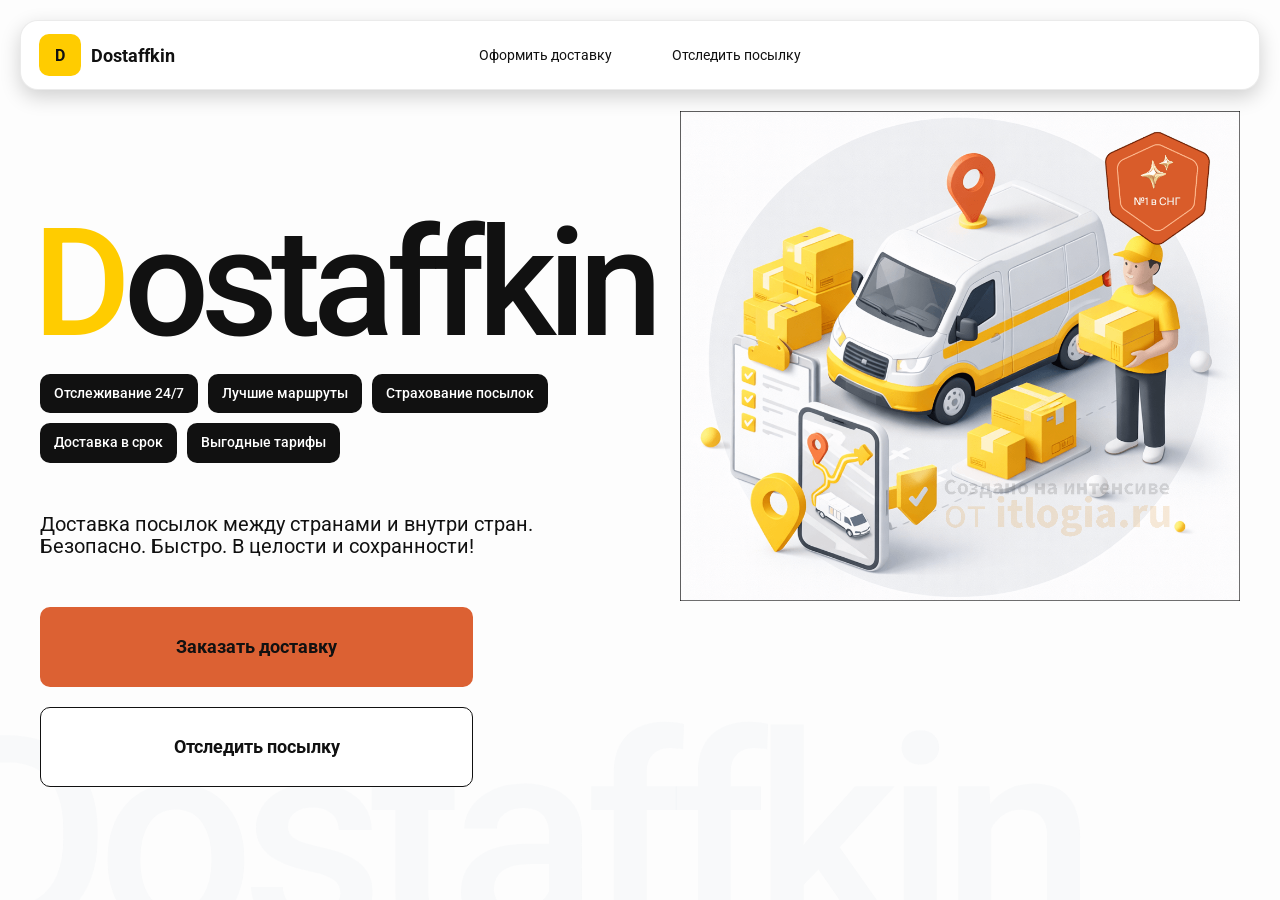
<file: index.html>
<!DOCTYPE html>
     <html lang="ru">
         <head>
             <meta charset="UTF-8">
             <meta name="viewport" content="width=device-width,initial-scale=1,maximum-scale=1,user-scalable=0"/>
             <title>Dostaffkin — Доставка посылок между странами и внутри стран. Безопасно. Быстро. В целости и сохранности!</title>
             
             <link href="styles/base.css" rel="stylesheet">
             <link href="styles/base_adaptive.css" rel="stylesheet">
             <link href="styles/index.css" rel="stylesheet">
             <link href="styles/index_adaptive.css" rel="stylesheet">
         </head>
         <body>
             <div class="container">
                 <header class="header">
                     <a class="header-brand" href="#">
                         <div class="header-logo">D</div>
                         <div class="header-title">Dostaffkin</div>
                     </a>
                     <nav class="header-menu">
                         <a class="header-link" href="./order.html">Оформить <span>доставку</span></a>
                         <a class="header-link" href="./track.html">Отследить <span>посылку</span></a>
                     </nav>
                 </header>
                 <main class="main">
                     <section class="main-info">
                         <div class="main-title">
                             <span>D</span>ostaffkin
                         </div>
                         <div class="main-features">
                             <div class="main-feature">Отслеживание 24/7</div>
                             <div class="main-feature">Лучшие маршруты</div>
                             <div class="main-feature">Страхование посылок</div>
                             <div class="main-feature">Доставка в срок</div>
                             <div class="main-feature">Выгодные тарифы</div>
                         </div>
                         <div class="main-description">
                             Доставка посылок между странами и внутри стран.
                             Безопасно. Быстро. В целости и сохранности!
                         </div>
                         <div class="main-actions">
                             <a class="button" type="button" href="./order.html">Заказать доставку</a>
                             <a class="button button-white" type="button" href="./track.html">Отследить посылку</a>
                         </div> 
                     </section>
                     <div class="main-title-ghost">Dostaffkin</div>
                     <section class="main-image">
                         <img src="images/main-image.png" alt="Main image"/>
                     </section>  
                 </main>
             </div>
         </body>
     </html>
</file>
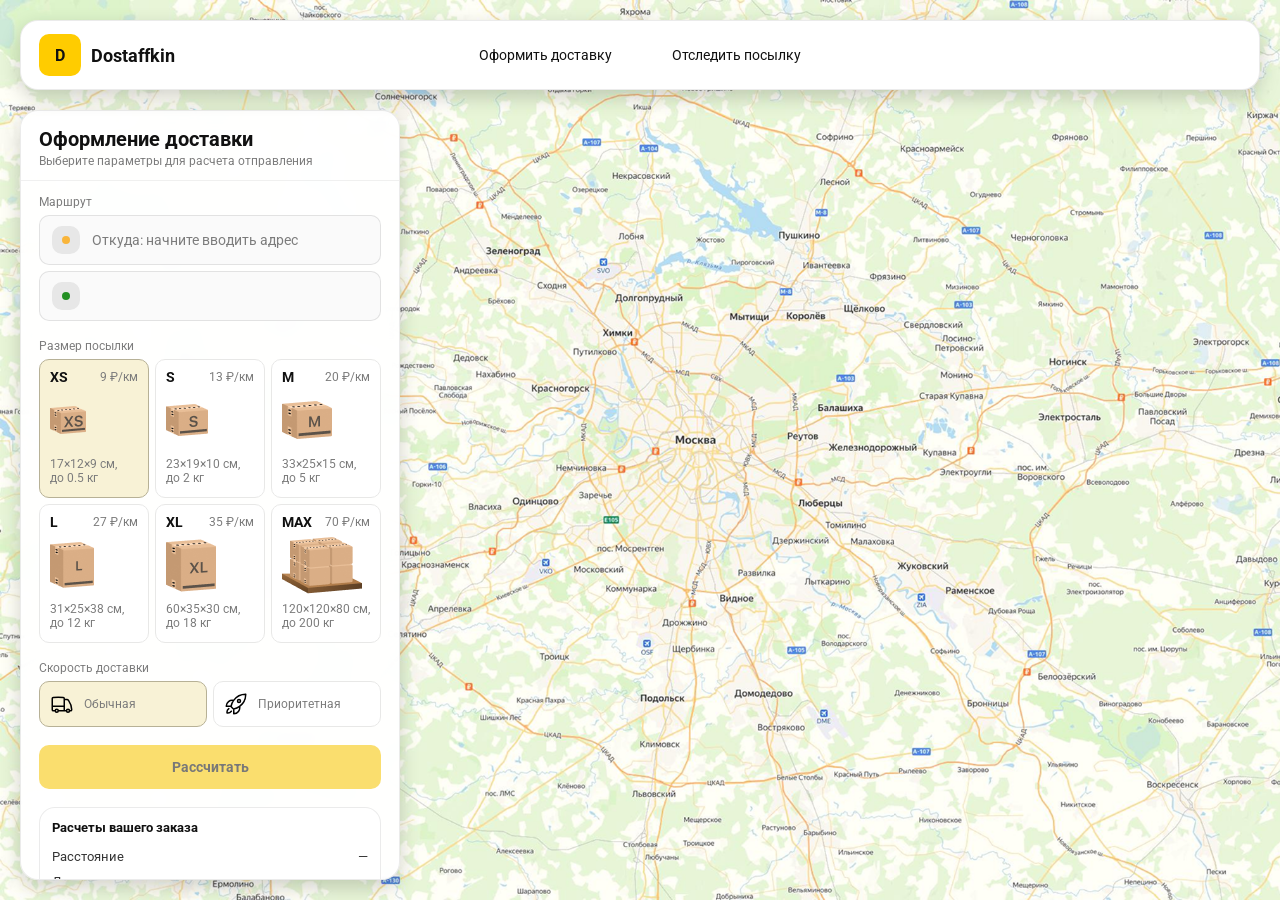
<file: order.html>
<!doctype html>
<html lang="ru">

<head>
    <meta charset="utf-8" />
    <meta name="viewport" content="width=device-width,initial-scale=1,maximum-scale=1,user-scalable=0" />

    <title>Оформление доставки</title>

    <link rel="stylesheet" href="styles/base.css" />
    <link rel="stylesheet" href="styles/base_adaptive.css" />

    <link rel="stylesheet" href="styles/order.css" />
    <link rel="stylesheet" href="styles/order_adaptive.css" />
</head>

<body>
    <div id="map"></div>
    <header class="header">
        <a class="header-brand" href="./index.html">
            <div class="header-logo">D</div>
            <div class="header-title">Dostaffkin</div>
        </a>
        <nav class="header-menu">
            <a class="header-link" href="#">Оформить <span>доставку</span></a>
            <a class="header-link" href="./track.html">Отследить <span>посылку</span></a>
        </nav>
    </header>
    <aside class="main" id="sidebar">
        <div class="main-header">
            <div class="main-title">Оформление доставки</div>
            <div class="main-text">Выберите параметры для расчета отправления</div>
        </div>
        <div class="main-content">
            <div class="main-route">
                <div class="main-block-title">Маршрут</div>
                <div class="main-fields">
                    <div class="main-field" id="fromField">
                        <div class="main-pin"></div>
                        <input id="from" placeholder="Откуда: начните вводить адрес" autocomplete="off" />

                        <div class="main-ac" id="fromAc" role="listbox" aria-label="Подсказки адресов"></div>
                    </div>

                    <div class="main-field" id="toField">
                        <div class="main-pin"></div>
                        <input id="to" plceholder="Куда: начните вводить адрес" autocomplete="off" />
                        <div class="main-ac" id="toAc" role="listbox" aria-label="Подсказки адресов"></div>
                    </div>
                </div>
            </div>
            <div class="main-package">
                <div class="main-block-title">Размер посылки</div>

                <div class="main-sizes">
                    <div class="main-size-card is-active" data-value="xs">
                        <div class="main-size-top">
                            <div class="main-size-label">XS</div>
                            <div class="main-size-rate">9 ₽/км</div>
                        </div>
                        <div class="main-size-media">
                            <img src="images/sizes/xs.png" alt="Короб XS" />
                        </div>
                        <div class="main-size-description">
                            17×12×9 см,<br />до 0.5 кг
                        </div>
                    </div>

                    <div class="main-size-card" data-value="s">
                        <div class="main-size-top">
                            <div class="main-size-label">S</div>
                            <div class="main-size-rate">13 ₽/км</div>
                        </div>
                        <div class="main-size-media">
                            <img src="images/sizes/s.png" alt="Короб S" />
                        </div>
                        <div class="main-size-description">23×19×10 см,<br />до 2 кг</div>
                    </div>

                    <div class="main-size-card" data-value="m">
                        <div class="main-size-top">
                            <div class="main-size-label">M</div>
                            <div class="main-size-rate">20 ₽/км</div>
                        </div>
                        <div class="main-size-media">
                            <img src="images/sizes/m.png" alt="Короб M" />
                        </div>
                        <div class="main-size-description">33×25×15 см,<br />до 5 кг</div>
                    </div>

                    <div class="main-size-card" data-value="l">
                        <div class="main-size-top">
                            <div class="main-size-label">L</div>
                            <div class="main-size-rate">27 ₽/км</div>
                        </div>
                        <div class="main-size-media">
                            <img src="images/sizes/l.png" alt="Короб L" />
                        </div>
                        <div class="main-size-description">
                            31×25×38 см,<br />до 12 кг
                        </div>
                    </div>

                    <div class="main-size-card" data-value="xl">
                        <div class="main-size-top">
                            <div class="main-size-label">XL</div>
                            <div class="main-size-rate">35 ₽/км</div>
                        </div>
                        <div class="main-size-media">
                            <img src="images/sizes/xl.png" alt="Короб XL" />
                        </div>
                        <div class="main-size-description">
                            60×35×30 см,<br />до 18 кг
                        </div>
                    </div>

                    <div class="main-size-card" data-value="max">
                        <div class="main-size-top">
                            <div class="main-size-label">MAX</div>
                            <div class="main-size-rate">70 ₽/км</div>
                        </div>
                        <div class="main-size-media main-size-media-palleta">
                            <img src="images/sizes/max.png" alt="Паллета" />
                        </div>
                        <div class="main-size-description">
                            120×120×80 см,<br />до 200 кг
                        </div>
                    </div>
                </div>
            </div>
            <div class="main-speed">
                <div class="main-block-title">Скорость доставки</div>

                <div class="main-speeds">
                    <div class="main-speed-card is-active" data-value="regular">
                        <img class="main-speed-media" src="images/icons/regular.svg" alt="Regular" />
                        <div class="main-speed-description">Обычная</div>
                    </div>
                    <div class="main-speed-card" data-value="fast">
                        <img class="main-speed-media" src="images/icons/fast.svg" alt="Fast" />
                        <div class="main-speed-description">Приоритетная</div>
                    </div>

                </div>
            </div>
            <div class="main-calculate-block">
                <button id="calc" class="button calculate-button" type="button" disabled>Рассчитать</button>
            </div>
            <div class="main-result" id="result">
                <div class="main-result-title">Расчеты вашего заказа</div>
                <div class="main-result-lines">
                    <div class="main-result-line"><span>Расстояние</span><span id="distanceValue">—</span></div>
                    <div class="main-result-line"><span>Доставим через</span><span id="durationValue">—</span></div>
                    <div class="main-result-line"><span>Тариф</span><span id="rateValue">—</span></div>
                </div>
                <div class="main-price">
                    <div class="main-price-label">Итого</div>
                    <div class="main-price-value" id="totalValue">—</div>
                </div>
            </div>
            <div class="main-order-box">
                <div class="main-order-form" id="orderForm">
                    <div class="main-order-title">Оформление доставки</div>
                    <div class="main-block-info-row">
                        <div class="main-block-title">Контакты</div>
                        <div class="order-fields">
                            <div class="main-field">
                                <input id="customerName" placeholder="Ваше имя" autocomplete="off" />
                            </div>
                            <div class="main-field">
                                <input id="customerPhone" placeholder="Ваш телефон" autocomplete="off"
                                    inputmode="tel" />
                            </div>
                        </div>
                    </div>
                    <div class="main-block-info-row extra-info">
                        <div class="main-block-title">Дополнительная информация</div>
                        <div class="main-field textarea">
                            <textarea id="comment" placeholder="Детали доставки и комментарии"></textarea>
                        </div>
                    </div>
                    <button id="submit" class="button main-submit-request" type="button" disabled>Отправить
                        заявку
                    </button>
                </div>

                <div class="main-order-success" id="orderSuccess">
                    <div class="main-success-icon">✓</div>
                    <div class="main-success-title">Заявка отправлена!</div>
                    <div class="main-success-title">Номер отправления – <span id="orderId"></span></div>
                    <div class="main-success-subtitle">Мы скоро свяжемся с вами</div>
                </div>
            </div>
        </div>
    </aside>
</body>

</html>
</file>
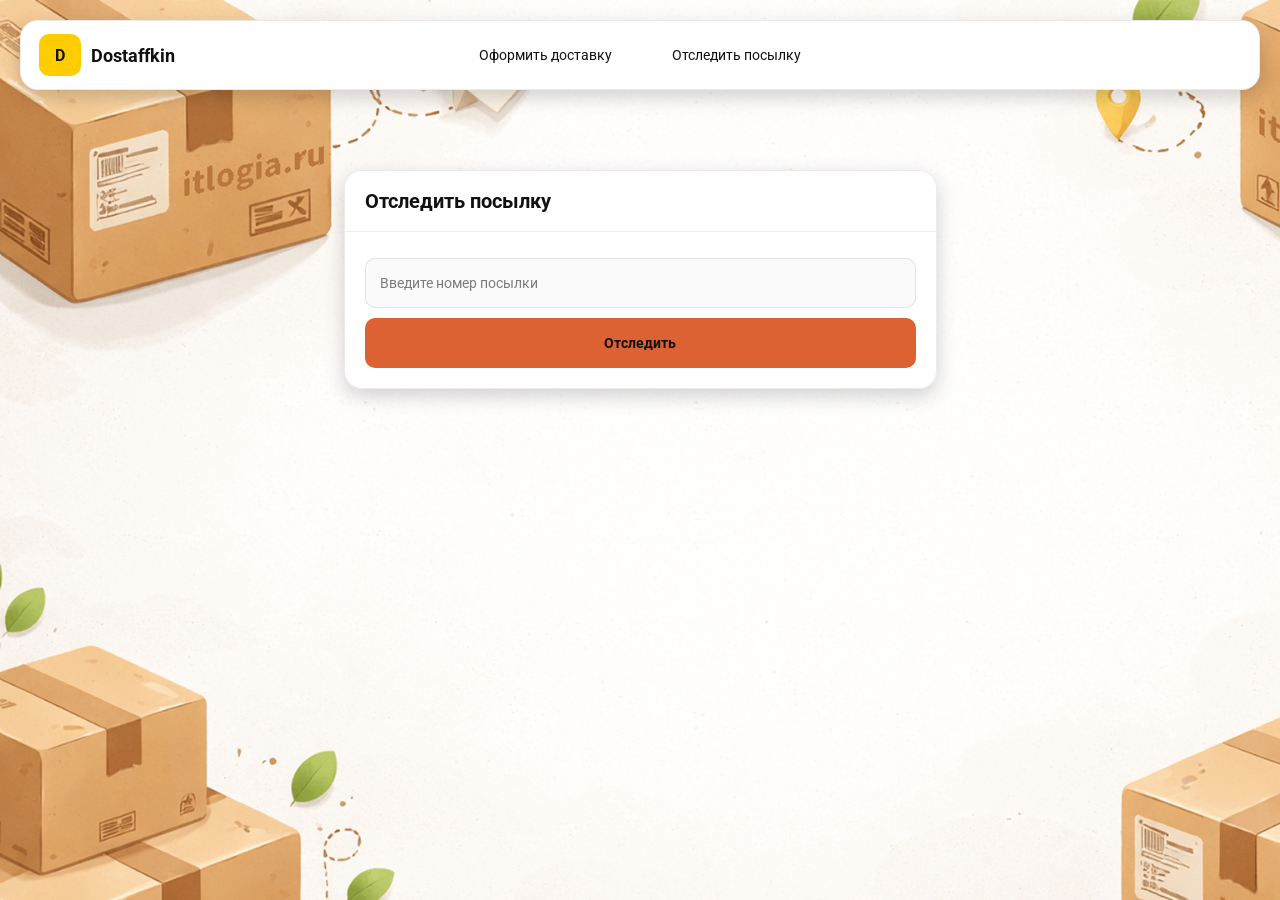
<file: track.html>
<!doctype html>
<html lang="ru">

<head>
    <meta charset="utf-8" />
    <meta name="viewport" content="width=device-width,initial-scale=1,maximum-scale=1,user-scalable=0" />
    <title>Отследить посылку</title>
    <link rel="stylesheet" href="styles/base.css" />
    <link rel="stylesheet" href="styles/base_adaptive.css" />

    <link rel="stylesheet" href="styles/track.css" />
    <link rel="stylesheet" href="styles/track_adaptive.css" />
</head>

<body>
    <div class="container">
        <header class="header">
            <a class="header-brand" href="./index.html">
                <div class="header-logo">D</div>
                <div class="header-title">Dostaffkin</div>
            </a>
            <nav class="header-menu">
                <a class="header-link" href="./order.html">Оформить <span>доставку</span></a>
                <a class="header-link" href="#">Отследить <span>посылку</span></a>
            </nav>
        </header>
        <main class="track-content">
            <section class="track-card track-search">
                <div class="track-title">Отследить посылку</div>
                <div class="track-action">
                    <div class="main-field track-field">
                        <input id="trackNumber" placeholder="Введите номер посылки" autocomplete="off" />
                    </div>
                    <button id="trackButton" class="button track-button" type="button">Отследить</button>
                </div>
            </section>
            <section class="track-card track-result" id="trackResult">
                <div class="track-result-header">
                    <div class="track-id" id="trackIdValue"></div>
                    <div class="track-routes">
                        <div class="track-route">
                            <div class="track-route-pin">
                                <svg xmlns="http://www.w3.org/2000/svg" fill="none" viewBox="0 0 24 24"
                                    stroke-width="1.5" stroke="orange" class="size-6">
                                    <path stroke-linecap="round" stroke-linejoin="round"
                                        d="M15 10.5a3 3 0 1 1-6 0 3 3 0 0 1 6 0Z" />
                                    <path stroke-linecap="round" stroke-linejoin="round"
                                        d="M19.5 10.5c0 7.142-7.5 11.25-7.5 11.25S4.5 17.642 4.5 10.5a7.5 7.5 0 1 1 15 0Z" />
                                </svg>
                            </div>
                            <div class="track-route-address" id="trackFromValue">
                                Откуда: Москва, улица Арбат, 1
                            </div>
                        </div>
                        <div class="track-route track-route-arrow">
                            <svg xmlns="http://www.w3.org/2000/svg" fill="none" viewBox="0 0 24 24" stroke-width="1.5"
                                stroke="currentColor" class="size-6">
                                <path stroke-linecap="round" stroke-linejoin="round"
                                    d="M19.5 13.5 12 21m0 0-7.5-7.5M12 21V3" />
                            </svg>
                        </div>
                        <div class="track-route">
                            <div class="track-route-pin">
                                <svg xmlns="http://www.w3.org/2000/svg" fill="none" viewBox="0 0 24 24"
                                    stroke-width="1.5" stroke="green" class="size-6">
                                    <path stroke-linecap="round" stroke-linejoin="round"
                                        d="M15 10.5a3 3 0 1 1-6 0 3 3 0 0 1 6 0Z" />
                                    <path stroke-linecap="round" stroke-linejoin="round"
                                        d="M19.5 10.5c0 7.142-7.5 11.25-7.5 11.25S4.5 17.642 4.5 10.5a7.5 7.5 0 1 1 15 0Z" />
                                </svg>
                            </div>
                            <div class="track-route-address" id="trackToValue">
                                Куда: Минск, проспект Независимости, 58
                            </div>
                        </div>
                    </div>
                </div>
                <div class="track-info">
                    <div class="track-status-title">Статус данной посылки:</div>
                    <div class="track-status-list" id="trackStatusList">


                        <div class="track-status created">
                            <img src="images/icons/created.svg" class="track-status-icon" alt="Created">
                            <div class="track-status-text">
                                <div class="track-status-text-state">Создан</div>
                                <div class="track-status-text-date">10.01.2026</div>
                            </div>
                        </div>

                        <div class="track-status in-way">
                            <img src="images/icons/in-way.svg" class="track-status-icon" alt="In way">
                            <div class="track-status-text">
                                <div class="track-status-text-state">В пути: Москва</div>
                                <div class="track-status-text-date">18.01.2026</div>
                            </div>
                        </div>

                        <div class="track-status ready">
                            <img src="images/icons/ready.svg" class="track-status-icon" alt="Ready">
                            <div class="track-status-text">
                                <div class="track-status-text-state">Готов к выдаче</div>
                                <div class="track-status-text-date">25.01.2026</div>
                            </div>
                        </div>

                        <div class="track-status done">
                            <img src="images/icons/done.svg" class="track-status-icon" alt="Done">
                            <div class="track-status-text">
                                <div class="track-status-text-state">Вручен</div>
                                <div class="track-status-text-date">27.01.2026</div>
                            </div>
                        </div>

                    </div>
                </div>
            </section>
        </main>
    </div>
</body>

</html>
</file>
<file: styles/base.css>
*, *::before, *::after {
    box-sizing: border-box;
}
@font-face {
    font-family: "Roboto";
    src: url("../fonts/Roboto-Regular.ttf");
    font-weight: normal;
}

@font-face {
    font-family: "Roboto";
    src: url("../fonts/Roboto-Bold.ttf");
    font-weight: bold;
}

@font-face {
    font-family: "Roboto";
    src: url("../fonts/Roboto-Medium.ttf");
    font-weight: 500;
}

html, body {
    margin: 0;
    color: #111111;
    font-family: "Roboto", sans-serif;
}

body {
    background: #FDFDFD;
}
.header {
    border-radius: 18px;
    box-shadow: 0 7px 20px 0 #0000002E;
    backdrop-filter: blur(10px);
    background: #ffffff;
    left: 20px;
    border: 1px solid rgba(0, 0, 0, 0.08);
    position: fixed;
    right: 20px;
    top: 20px;
    padding: 14px 18px;
    height: 70px;
    display: flex;
    align-items: center;
    z-index: 6;
}

.header-brand {
    display: flex;
    align-items: center;
    text-decoration: none;
    gap: 10px;
}

.header-logo {
    width: 42px;
    height: 42px;
    border-radius: 10px;
    background: #FFCC00;
    display: grid;
    place-items: center;
    font-weight: bold;
    color: #111;
}

.header-title {
    font-size: 18px;
    font-weight: bold;
    color: #111111;
    text-decoration: none;
}

.header-menu {
    display: flex;
    align-items: center;
    gap: 60px;
    margin: 0;
    position: absolute;
    left: 50%;
    transform: translateX(-50%);
}

.header-link {
    font-size: 14px;
    color: #111111;
    text-decoration: none;
}

.button {
    border: 0;
    outline: none;
    height: 44px;
    border-radius: 10px;
    font-size: 14px;
    font-weight: bold;
    cursor: pointer;
    font-family: inherit;
    transition: transform .08s ease, opacity .12s ease;
    background:  #DC6133;
    color: #111111;
    text-align: center;
    text-decoration: none;
}

.button:hover {
    background-color: #E5BC19;
}

.button:disabled {
    cursor: not-allowed;
    background-color: #FADE6E;
    color: #787878;
    transform: none;
}

.button.button-white {
    background: #ffffff;
    border: 1px solid #111111;
}

.button.button-white:hover {
    background: rgb(241 241 241);
}

.main-field {
    display: flex;
    align-items: center;
    margin-top: 6px;
    gap: 10px;
    border: 1px solid #1111111A;
    background: #FAFAFA;
    border-radius: 10px;
    padding: 10px 12px;
    position: relative;
    box-sizing: border-box;
    height: 50px;
}

.main-field.textarea {
    height: auto;
}

.main-pin {
    width: 28px;
    height: 28px;
    border-radius: 10px;
    background: rgba(17, 17, 17, 0.08);
    display: grid;
    place-items: center;
    flex: 0 0 auto;
    position: relative;
}

.main-pin::before {
    content: "";
    width: 8px;
    height: 8px;
    border-radius: 999px;
    background: orange;
    opacity: .75;
    display: block;
}

.main-field:last-child .main-pin::before {
    background: green;
    opacity: .85;
}

input, textarea {
    width: 100%;
    border: 0;
    outline: none;
    background: transparent;
    font-size: 14px;
    color: #111111;
    font-family: inherit;
}

textarea {
    resize: vertical;
    min-height: 72px;
    padding: 2px 0;
}

input::placeholder, textarea::placeholder {
    color: #7C7C7C;
}

.main-field:focus-within {
    border-color: rgba(0, 0, 0, 0.20);
    box-shadow: 0 0 0 4px rgba(255, 204, 0, 0.35);
    background: rgba(255, 255, 255, 0.75);
}
</file>
<file: styles/base_adaptive.css>
@media (max-width: 767px) {
    .header {
        left: 10px;
        right: 10px;
        top: 10px;
    }

    .header-link span {
        display: none;
    }

    .header-menu {
        gap: 20px;
        justify-content: flex-start;
        margin: 0 0 0 30px;
        position: static;
        transform: none;
    }
}

@media (max-width: 420px) {
    .header-title {
        display: none;
    }
}

@media (max-width: 374px) {
    .header-menu {
        gap: 10px;
        margin: 0 0 0 10px;
    }
}
</file>
<file: styles/index.css>
.container {
    overflow: hidden;
    min-height: 100vh;
}

.main {
    padding: 111px 40px 40px;
    position: relative;
    display: flex;
}

.main-info {
    max-width: 840px;
    width: 100%;
    position: relative;
}

.main-title {
    margin-top: 98px;
    font-weight: 500;
    font-size: 200px;
    line-height: 1;
    letter-spacing: -0.05em;
    color: #111111;
    left: -15px;
    position: relative;
}

.main-title span {
    color: #ffcc00;
}

.main-features {
    margin-top: 15px;
    display: flex;
    flex-wrap: wrap;
    gap: 10px;
}

.main-feature {
    background: #111111;
    color: #ffffff;
    padding: 12px 14px;
    font-weight: 500;
    font-size: 14px;
    line-height: 1.1;
    border-radius: 10px;
}

.main-description {
    margin-top: 50px;
    max-width: 500px;
    font-size: 20px;
    line-height: 1.1;
    color: #111111;
}

.main-actions {
    margin-top: 50px;
    display: flex;
    flex-direction: column;
    gap: 20px;
}

.main-actions .button {
    height: 80px;
    width: 433px;
    font-size: 18px;
    font-weight: bold;
    place-items: center;
    display: grid;
}

.main-title-ghost {
    position: absolute;
    z-index: -1;
    left: -70px;
    bottom: -150px;
    font-weight: 500;
    font-size: 278px;
    line-height: 1;
    letter-spacing: -0.05em;
    color: #ECEDF04D;
}

.main-image {
    width: 1024px;
    top: 100px;
    z-index: -2;
}

.main-image img {
    width: 100%;
    max-width: 1024px;
    height: auto;
    display: block;
}
</file>
<file: styles/index_adaptive.css>
@media (max-width: 1760px) {
    .main-title {
        font-size: 150px;
        left: -7px;
    }

    .main-info {
        max-width: 640px;
    }
}

@media (max-width: 1200px) {
    .main-info {
        max-width: 540px;
    }

    .main {
        padding: 111px 20px 20px;
    }

    .main-title {
        font-size: 120px;
        left: -4px;
    }

    .main-title-ghost {
        font-size: 220px;
    }
}

@media (max-width: 1024px) {
    .main-title {
        margin-top: 30px;
    }

    .main {
        flex-direction: column-reverse;
    }

    .main-image {
        max-width: 350px;
        position: absolute;
        left: 370px;
        top: 370px;
    }

    .main-info {
        max-width: 100%;
    }

    .main-actions {
        gap: 10px;
    }

    .main-actions .button {
        height: 50px;
        font-size: 14px;
        width: auto;
        max-width: 300px;
    }

    .main-description {
        max-width: 350px;
    }
}

@media (max-width: 570px) {
    .main-title {
        font-size: 88px;
    }

    .main-description {
        max-width: 100%
    }

    .main-actions {
       width: 100%;
    }

    .main-actions .button {
        width: 100%;
        max-width: 100%
    }

    .main-image {
        max-width: 650px;
        position: absolute;
        left: 170px;
        top: 70px;
        opacity: 0.2;
    }
}

@media (max-width: 400px) {
    .main-title {
        font-size: 70px;
    }
}
</file>
<file: styles/order.css>
#map {
    background-image: url("../images/order-bg.png");
    background-size: cover;
    position: fixed;
    inset: 0;
}

.main {
    border-radius: 18px;
    box-shadow: 0 7px 20px 0 #0000002E;
    backdrop-filter: blur(10px);
    background: rgba(255, 255, 255, 0.96);
    left: 20px;
    border: 1px solid rgba(0, 0, 0, 0.08);
    position: fixed;
    top: 110px;
    bottom: 20px;
    width: 380px;
    display: flex;
    flex-direction: column;
    overflow: hidden;
    z-index: 5;
}


.main-header {
    padding: 18px 18px 12px 18px;
    border-bottom: 1px solid rgba(0, 0, 0, 0.06);
    display: flex;
    flex-direction: column;
}

.main-title {
    font-size: 20px;
    line-height: 100%;
    font-weight: bold;
}

.main-text {
    font-size: 12px;
    margin-top: 5px;
    color: #7C7C7C;
}

.main-content {
    padding: 14px 18px 18px 18px;
    overflow: auto;
    scrollbar-width: none;
    display: flex;
    flex-direction: column;
    gap: 18px;
    flex: 1;
}

.main-block-title {
    font-size: 12px;
    color: #7C7C7C;
}

.main-route .main-block-title,
.main-package .main-block-title {
    margin-bottom: 6px;
}

.main-sizes {
    display: grid;
    gap: 6px;
    grid-template-columns: repeat(3, 1fr);
}

.main-size-card {
    border: 1px solid #E8E8E7;
    background: #FFFFFF;
    border-radius: 10px;
    padding: 10px;
    cursor: pointer;
    user-select: none;
    transition: transform .08s ease, border-color .12s ease, background .12s ease;
    min-height: 139px;
}

.main-size-card:hover {
    transform: translateY(-1px);
}

.main-size-card.is-active {
    background-color: #F8F2D6;
    border-color: #B7B196;
}

.main-size-top {
    display: flex;
    align-items: center;
    justify-content: space-between;
}

.main-size-label {
    font-weight: bold;
    font-size: 14px;
    color: #111111;
    line-height: 100%;
}

.main-size-rate {
    font-size: 12px;
    color: #7C7C7C;
    line-height: 100%;
}

.main-size-media {
    margin-top: 8px;
    height: 57px;
}

.main-size-description {
    margin-top: 8px;
    font-size: 12px;
    color: #7C7C7C;
    line-height: 1.2;
}

.calculate-button {
    width: 100%;
}

.main-result {
    border: 1px solid rgba(0, 0, 0, 0.08);
    background: rgba(255, 255, 255, 0.75);
    border-radius: 16px;
    padding: 12px;
    line-height: 1.25;
}

.main-result-title {
    font-weight: bold;
    font-size: 13px;
    color: #111111;
    margin-bottom: 13px;
}

.main-result-lines {
    gap: 8px;
    display: flex;
    flex-direction: column;
}

.main-result-line {
    font-size: 13px;
    color: rgba(17, 17, 17, 0.85);
    display: flex;
    justify-content: space-between;
}

.main-price {
    margin-top: 18px;
    padding-top: 10px;
    border-top: 1px dashed rgba(0, 0, 0, 0.12);
    display: flex;
    align-items: baseline;
    justify-content: space-between;
}

.main-price-label {
    font-size: 12px;
    color: rgba(17, 17, 17, 0.55);
}

.main-price-value {
    font-size: 20px;
    font-weight: bold;
    color: #111111;
    letter-spacing: -0.3px;
}

.main-order-box {
    background: #ffffff;
    border: 1px solid #E8E8E7;
    border-radius: 10px;
    padding: 12px;
}

.main-order-title {
    margin-bottom: 8px;
    font-weight: bold;
    font-size: 14px;
    color: #111111;
}

.main-block-info {
    display: flex;
    flex-direction: column;
    gap: 6px;
}

.order-fields {
    display: grid;
    grid-template-columns: 1fr 1fr;
    column-gap: 10px;
    margin-top: 6px;
}

.main-block-info-row.extra-info {
    display: block;
    margin-top: 13px;
}

.main-submit-request {
    width: 100%;
    margin-top: 6px;
}

.main-order-success {
    display: none;
    text-align: center;
    padding: 22px 12px;
    gap: 12px;
}

.main-order-success.is-visible {
    display: flex;
    flex-direction: column;
    align-items: center;
}

.main-success-icon {
    width: 56px;
    height: 56px;
    border-radius: 50%;
    background: #16a34a;
    color: #ffffff;
    display: grid;
    place-items: center;
    font-size: 30px;
}

.main-success-title {
    font-size: 14px;
    font-weight: bold;
    color: #111111;
}

.main-success-subtitle {
    font-size: 12px;
    color: rgba(17, 17, 17, 0.55);
    line-height: 1.3;
}

.main-speed .main-block-title {
    margin-bottom: 6px;
}

.main-speeds {
    display: grid;
    gap: 6px;
    grid-template-columns: repeat(2, 1fr);
}

.main-speed-card {
    border: 1px solid #E8E8E7;
    background: #FFFFFF;
    border-radius: 10px;
    padding: 10px;
    cursor: pointer;
    user-select: none;
    transition: transform .08s ease, border-color .12s ease, background .12s ease;
    display: flex;
    align-items: center;
    gap: 10px;
}

.main-speed-card:hover {
    transform: translateY(-1px);
}

.main-speed-card.is-active {
    background-color: #F8F2D6;
    border-color: #B7B196;
}

.main-speed-description {
    font-size: 12px;
    color: #7C7C7C;
    line-height: 1.2;
}
</file>
<file: styles/order_adaptive.css>
@media (max-width: 767px) {
    .main {
        left: 10px;
        right: 10px;
        top: 50%;
        bottom: 12px;
        width: auto;
        max-width: none;
    }
}

@media (max-width: 420px) {
    .main-sizes {
        grid-template-columns: repeat(2, 1fr);
    }
}
</file>
<file: styles/track.css>
.container {
    background: #F4F4F4 url("../images/track-bg.png");
    background-size: cover;
    min-height: 100vh;
    padding: 170px 0 50px 0;
}

.track-content {
    width: 593px;
    margin: 0 auto;
}

.track-card {
    width: 100%;
    border-radius: 18px;
    box-shadow: 0 7px 20px 0 #0000002E;
    backdrop-filter: blur(10px);
    background: rgba(255, 255, 255, 0.96);
    border: 1px solid rgba(0, 0, 0, 0.08);
}

.track-title {
    font-size: 20px;
    line-height: 100%;
    font-weight: bold;
    border-bottom: 1px solid #EEEEEE;
    padding: 20px;
}

.track-action {
    padding: 20px;
}

.track-button {
    width: 100%;
    height: 50px;
}

.track-field {
    margin-bottom: 10px;
}

.track-result {
    margin-top: 5px;
    display: none;
}

.track-result.is-visible {
    display: block;
}

.track-result-header {
    font-weight: bold;
    font-size: 14px;
    color: #111111;
    padding: 20px;
    border-bottom: 1px solid #EEEEEE;
}

.track-id {
    margin-bottom: 12px;
    font-size: 20px;
}

.track-routes {
    display: flex;
    flex-direction: column;
    gap: 10px;
    font-weight: normal;
}

.track-route {
    display: flex;
    align-items: center;
    gap: 10px;
}

.track-route-pin {
    width: 24px;
    height: 24px;
    flex-shrink: 0;
}

.track-route-arrow {
    padding: 15px 0;
    width: 24px;
    height: 24px;
}

.track-info {
    padding: 20px;
}

.track-status {
    display: flex;
    align-items: center;
    font-size: 12px;
    gap: 10px;
}

.track-status-title {
    font-size: 14px;
    color: #111111;
    margin-bottom: 20px;
}

.track-status-list {
    display: flex;
    flex-direction: column;
    gap: 15px;
}

.track-status-icon {
    width: 40px;
    height: 40px;
    border-radius: 50%;
    background: rgba(17, 17, 17, 0.08);
    display: grid;
    place-items: center;
    flex: 0 0 auto;
}

.track-status.created .track-status-icon {
    background-color: #F1CB00;
}

.track-status.in-way .track-status-icon {
    background-color: #F08A11;
}

.track-status.ready .track-status-icon {
    background-color: #A35D0A;
}

.track-status.done .track-status-icon {
    background-color: #37C93B;
}

.track-status-text {
    display: flex;
    align-items: center;
    justify-content: space-between;
    color: #111111;
    font-size: 12px;
    flex: 1;
}

.track-status-date {
    color: rgba(17, 17, 17, 0.55);
}
</file>
<file: styles/track_adaptive.css>
@media (max-width: 767px) {
    .container {
        padding: 130px 0 50px 0;
    }

    .track-content {
        width: 100%;
        padding-left: 10px;
        padding-right: 10px;
    }

    .track-result-header {
        padding: 20px;
    }
}
</file>
